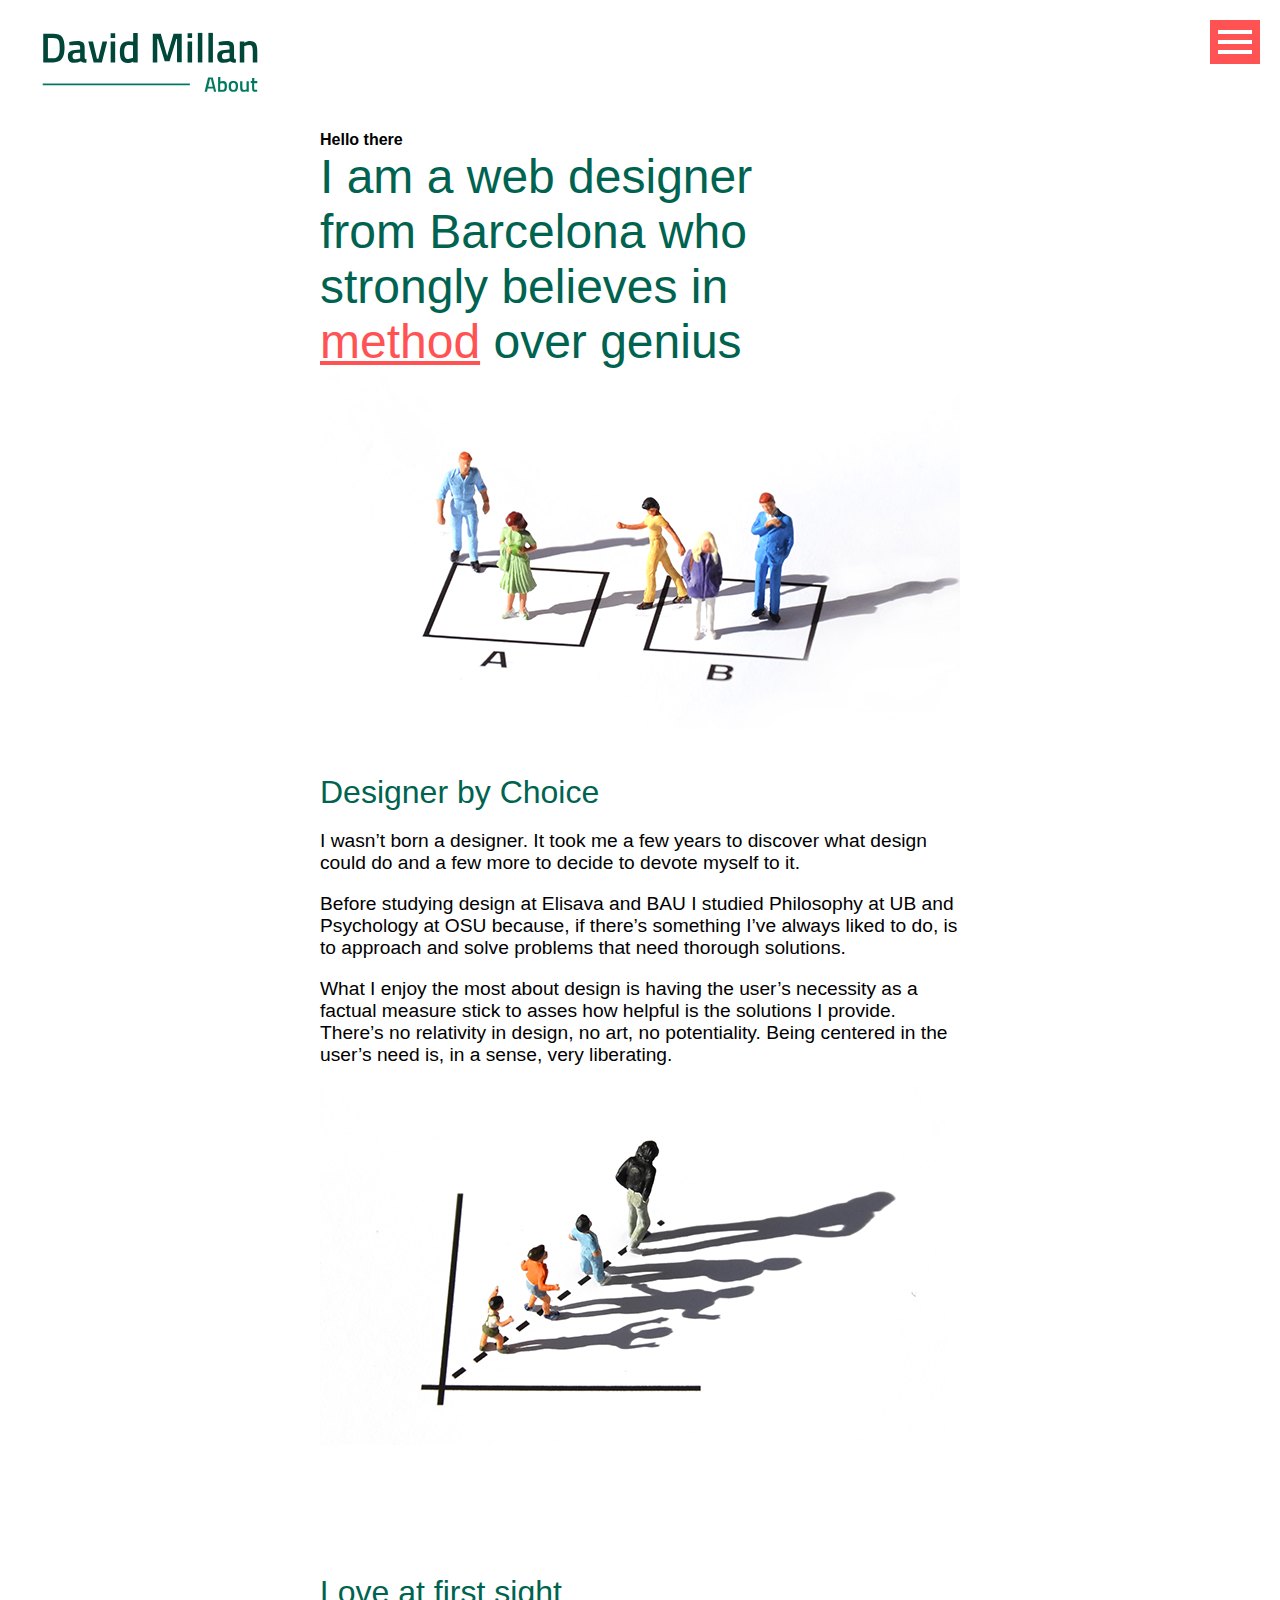
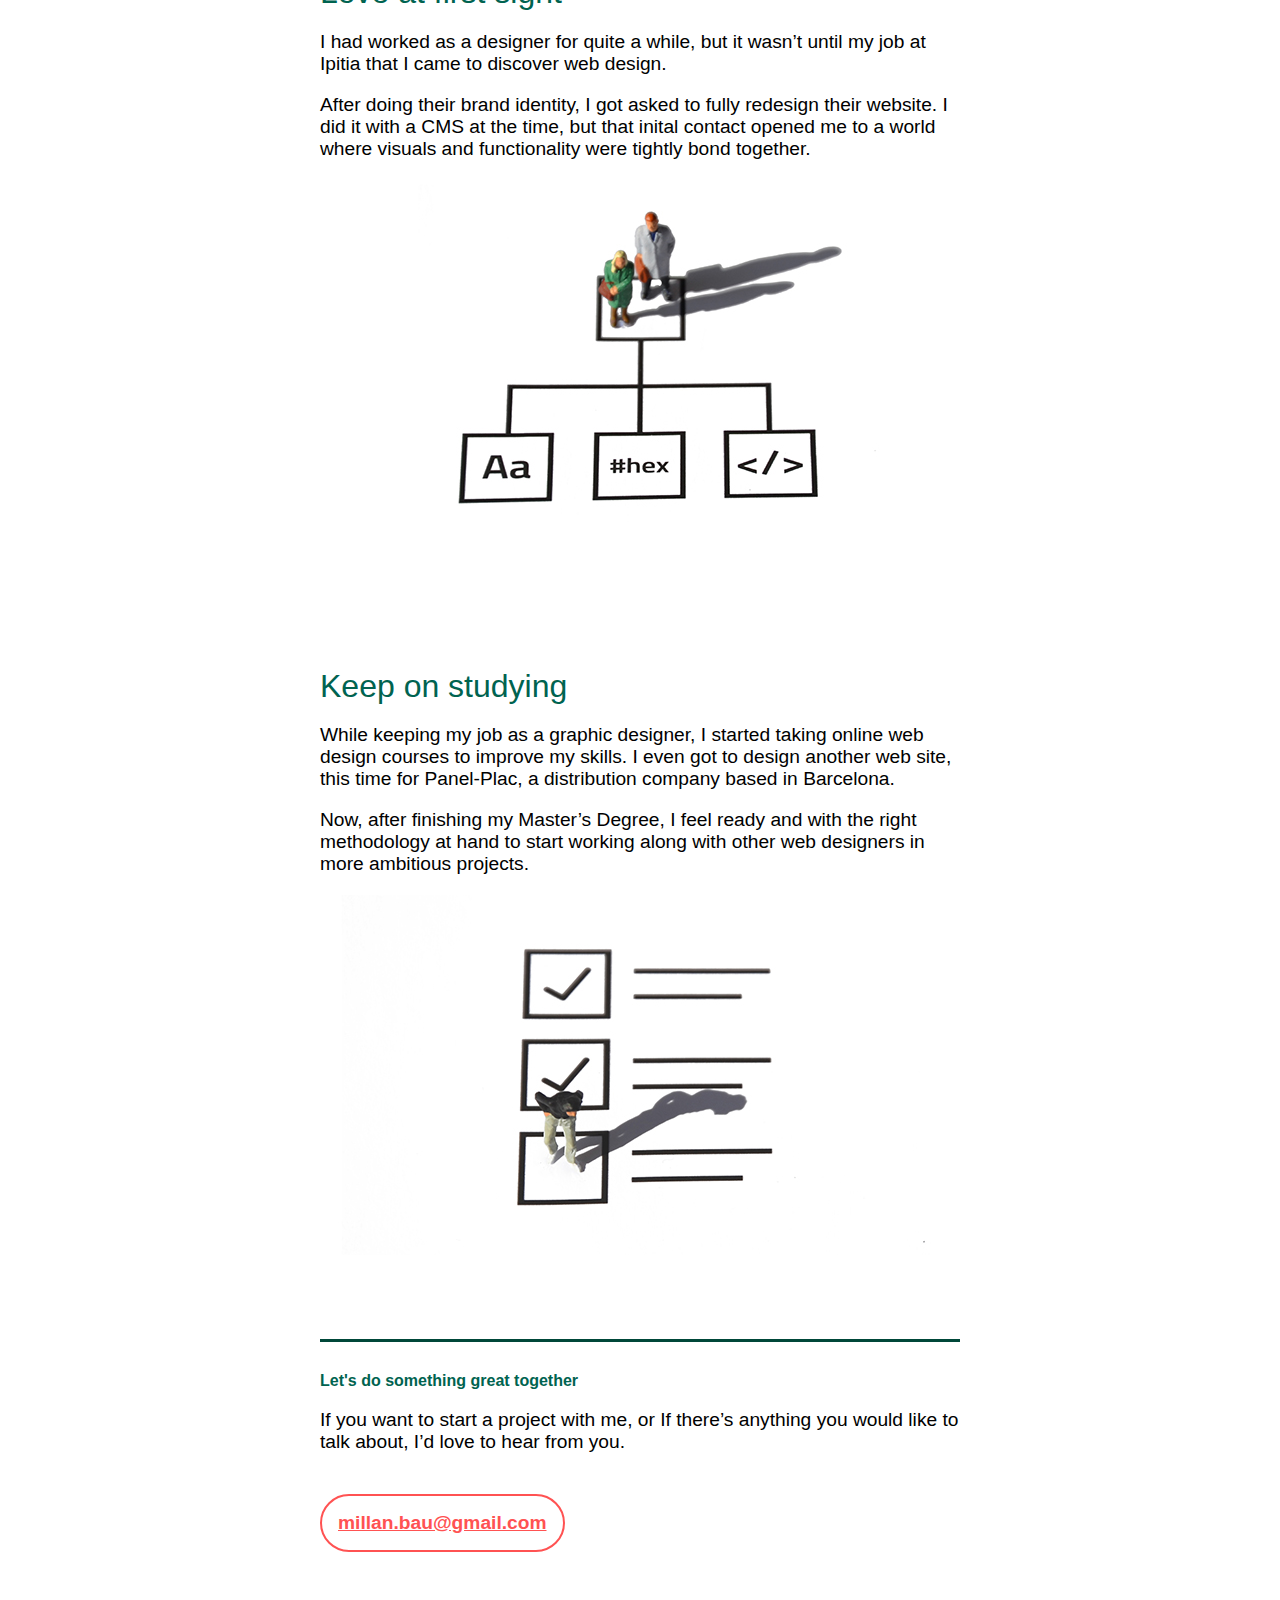
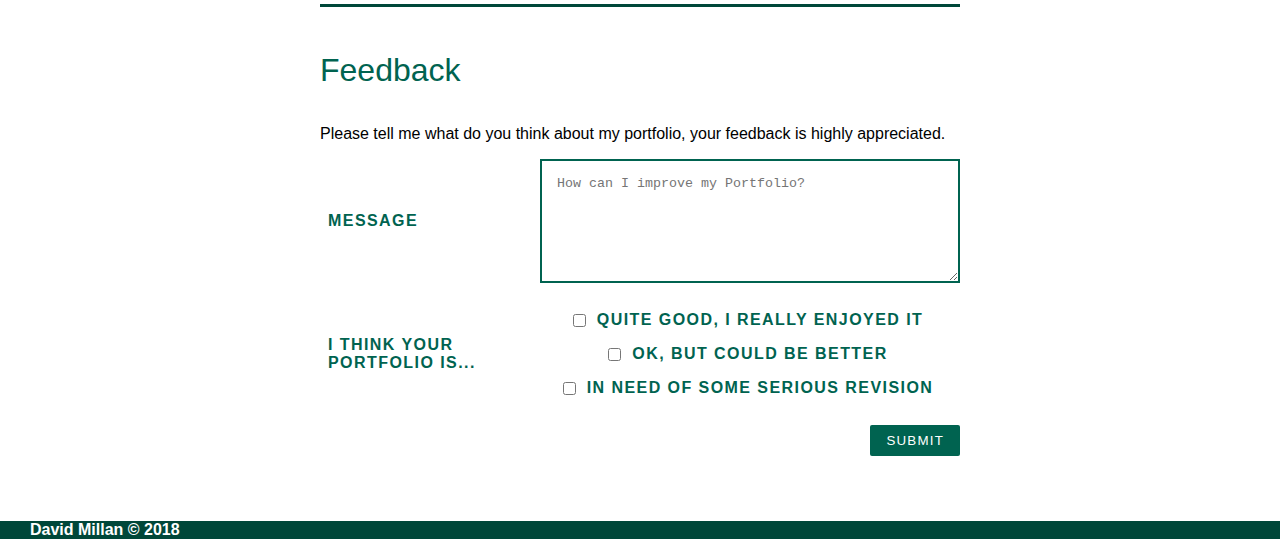
<file: index.html>
<!DOCTYPE html>
<html lang="en">
<head>
    <meta charset="UTF-8">
    <meta name="viewport" content="width=device-width, initial-scale=1.0">
    <meta http-equiv="X-UA-Compatible" content="ie=edge">
    <link rel="stylesheet" href="assets/CSS/menu.css">
    <link rel="stylesheet" href="assets/CSS/style.css">
    <link rel="stylesheet" href="assets/CSS/form.css">
    <script src="https://code.jquery.com/jquery-3.3.1.js"></script>
    <script src="assets/JS/menu.js"></script>
    <title>About</title>
</head>
<body>

    <!-- MENU PRINCIPAL -->
    <div class="menu-icon">
        <span></span>
        <span></span>
        <span></span>
    </div>
    <nav class="sidebar">
        <a href="index.html"><img src="assets/SVGs/logo.svg" alt="logotipo en blanco en el se lee David Millan Web Designer"></a>
        <ul class="menu">
            <li><a href="index.html" style="color: #3762A2; text-decoration: underline;">About</a></li>
            <li><a href="assets/HTML/method.html">Method</a></li>
            <li><a href="assets/HTML/projects.html">Projects</a></li>
            <li><a href="assets/HTML/resume.html">Resume</a></li>
        </ul>
        <ul class="social-icon">
           <li><a href="https://linkedin.com/in/millan89"><img src="assets/SVGs/linkedin.svg" alt="LinkedIn logo"></a></li>
           <li><a href="https://twitter.com/millanBAU"><img src="assets/SVGs/twitter.svg" alt="Twitter logo"></a></li>
           <li><a href="https://github.com/millanbau"><img src="assets/SVGs/github.svg" alt="Github logo"></a></li>
           <li><a href="https://drive.google.com/open?id=1NXoFIlYJl2rgJEvFXAX3DtOreP2xNqMO" target="_blank"><img src="assets/SVGs/pdf.svg" alt="PDF download logo"></a></li>
           <li><a href="mailto:millan.bau@gmail.com?Subject=Hello%David" target="_blank"><img src="assets/SVGs/message.svg" alt="E-mail logo"></a></li>
        </ul>
    </nav>

    <!-- HEADER -->
    <header>
        <a href="index.html"><img src="assets/SVGs/about.svg" alt="logotipo en blanco en el se lee David Millan About"></a>
    </header>

    <!-- HERO AREA -->
    <div class="hero-flexbox-container">
            <span class="pre-header">Hello there</span>
            <h1 class="hero-h1">I am a web designer from Barcelona who strongly believes in <a class="hero-link" href="assets/HTML/method.html">method</a> over genius</h1>
            <img class="hero-img" src="assets/JPGs/hero-about.jpg" alt="fotomontaje de a/b testing con user personas">
    </div>

    <!-- MAIN CONTENT -->
    <div class="main-content">
        <section class="section">
            <h2>Designer by Choice</h2>
            <div class="section-content">
                <div class="section-content-text">
                    <p>I wasn’t born a designer. It took me a few years to discover what design could do and a few more to decide to devote myself to it.</p>
                    <p>Before studying design at Elisava and BAU I studied Philosophy at UB and Psychology at OSU because, if there’s something I’ve always liked to do, is to approach and solve problems that need thorough solutions.</p>
                    <p>What I enjoy the most about design is having the user’s necessity as a factual measure stick to asses how helpful is the solutions I provide. There’s no relativity in design, no art, no potentiality. Being centered in the user’s need is, in a sense, very liberating.</p>
                </div>
                <div class="section-content-img">
                    <img src="assets/JPGs/about-designerByChoice.jpg" alt="fotomontaje de una persona creciendo a lo largo de un gráfico">
                </div>
            </div>
        </section>
        <section class="section">
                <h2>Love at first sight</h2>
                <div class="section-content">
                    <div class="section-content-text">
                        <p>I had worked as a designer for quite a while, but it wasn’t until my job at Ipitia that I came to discover web design.</p>
                        <p>After doing their brand identity, I got asked to fully redesign their website. I did it with a CMS at the time, but that inital contact opened me to a world where visuals and functionality were tightly bond together.</p>
                    </div>
                    <div class="section-content-img">
                        <img src="assets/JPGs/about-loveAtFirstSight.jpg" alt="fotomontaje de dos personas en un arbol de habilidades web">
                    </div>
                </div>
        </section>
        <section class="section">
                <h2>Keep on studying</h2>
                <div class="section-content">
                    <div class="section-content-text">
                        <p>While keeping my job as a graphic designer, I started taking online web design courses to improve my skills. I even got to design another web site, this time for Panel-Plac, a distribution company based in Barcelona.</p>
                        <p>Now, after finishing my Master’s Degree, I feel ready and with the right methodology at hand to start working along with other web designers in more ambitious projects.</p>
                    </div>
                    <div class="section-content-img">
                        <img src="assets/JPGs/about-keepOnStudying.jpg" alt="fotomontaje de una persona en un campo de checkboxes">
                    </div>
                </div>
        </section>
    </div>

    <!-- E-MAIL CTA -->
    <div class="emailCTA">
        <span class="pre-header">Let's do something great together</span>
        <p>If you want to start a project with me, or If there’s anything you would like to talk about, I’d love to hear from you.</p>
        <h5><a href="mailto:millan.bau@gmail.com?Subject=Hello%David">millan.bau@gmail.com</a></h5>
    </div>

    <!-- FORM -->
    <div class="form-container">
            <h2>Feedback</h2>
            <p>Please tell me what do you think about my portfolio, your feedback is highly appreciated.</p>
            <form>
              <ul class="flex-outer">
                <li>
                  <label for="message">Message</label>
                  <textarea rows="6" id="message" placeholder="How can I improve my Portfolio?" style="border:solid 2px #006350;"></textarea>
                </li>
                <li>
                  <label>I think your portfolio is...</label>
                  <ul class="flex-inner">
                    <li>
                      <input type="checkbox" id="quite-good">
                      <label for="quite-good">quite good, I really enjoyed it</label>
                    </li>
                    <li>
                      <input type="checkbox" id="thirty-to-thirtynine">
                      <label for="thirty-to-thirtynine">OK, but could be better</label>
                    </li>
                    <li>
                      <input type="checkbox" id="fourty-to-fourtynine">
                      <label for="fourty-to-fourtynine">in need of some serious revision</label>
                    </li>
                  </ul>
                </li>
                <li>
                  <button type="submit">Submit</button>
                </li>
              </ul>
            </form>
          </div>
    <!-- FOOTER -->
    <footer>
        <p>David Millan &copy; 2018</p>
    </footer>

</body>
</html>
</file>
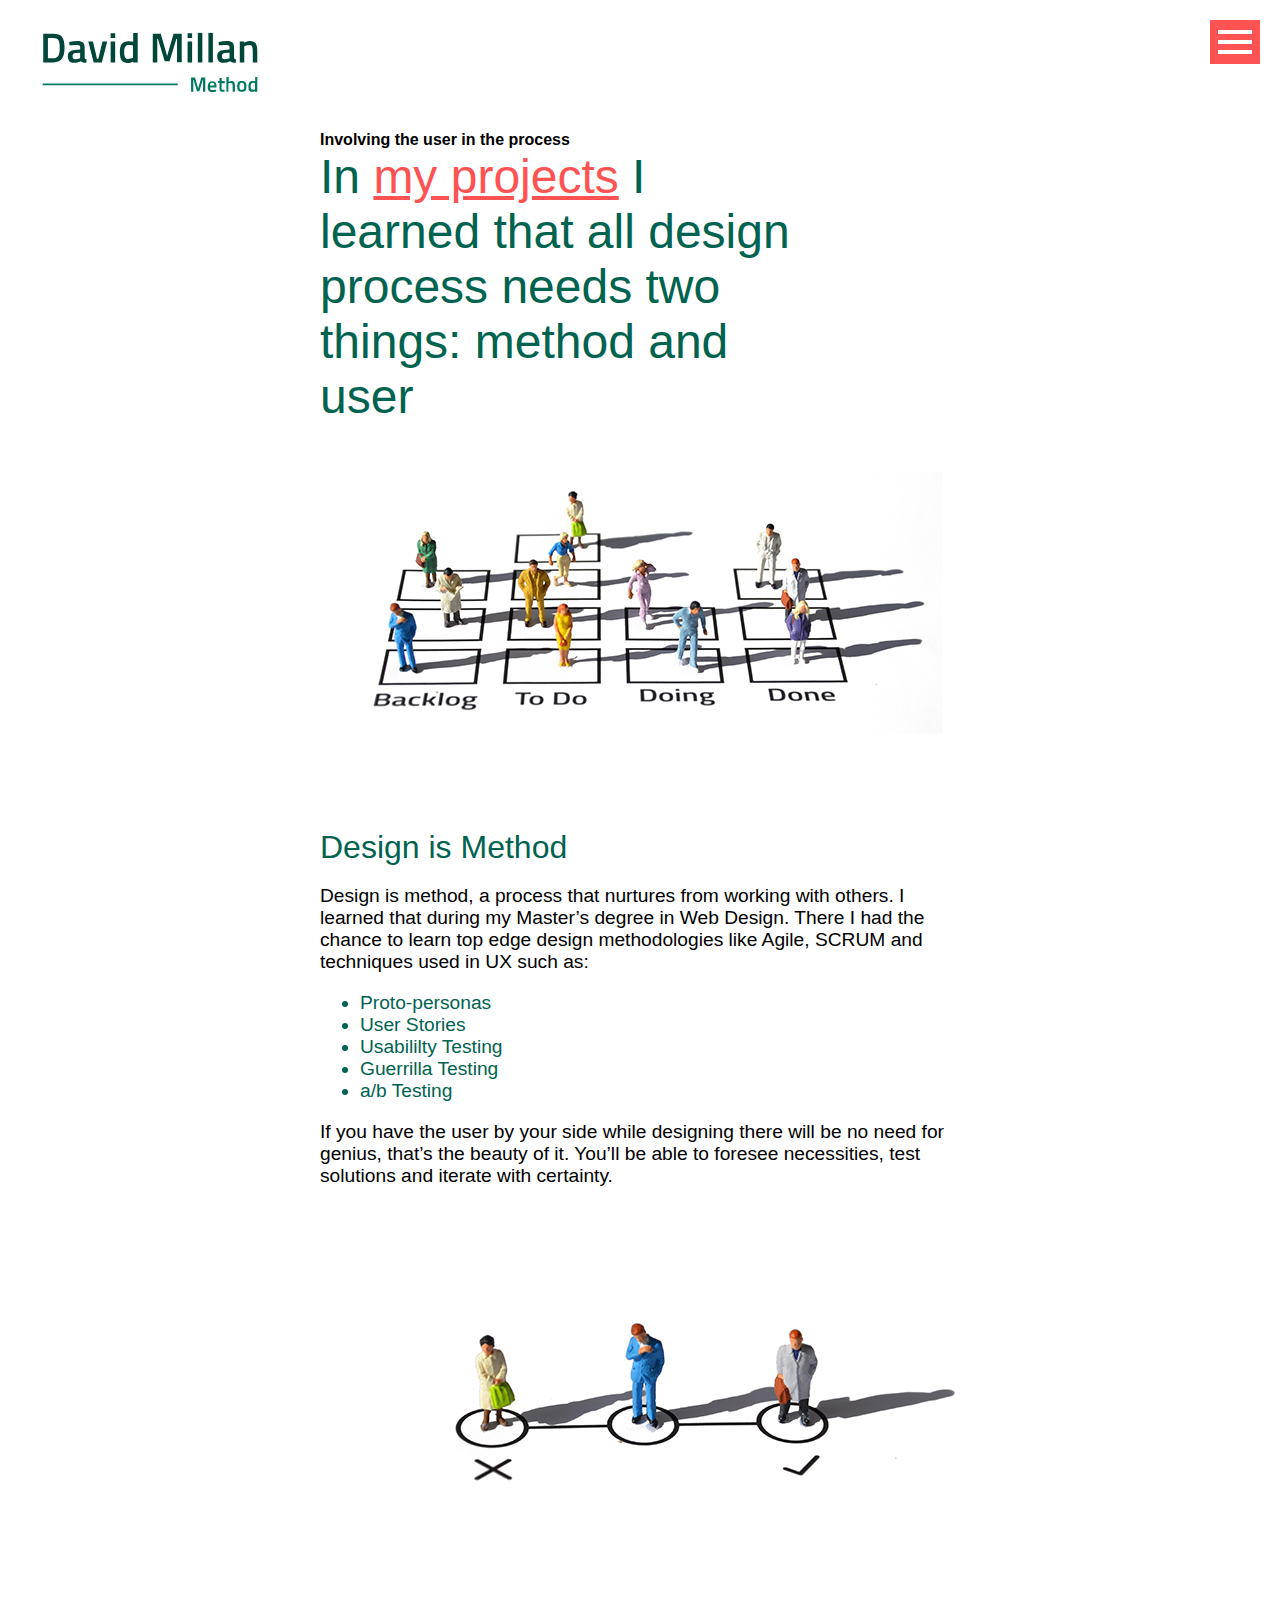
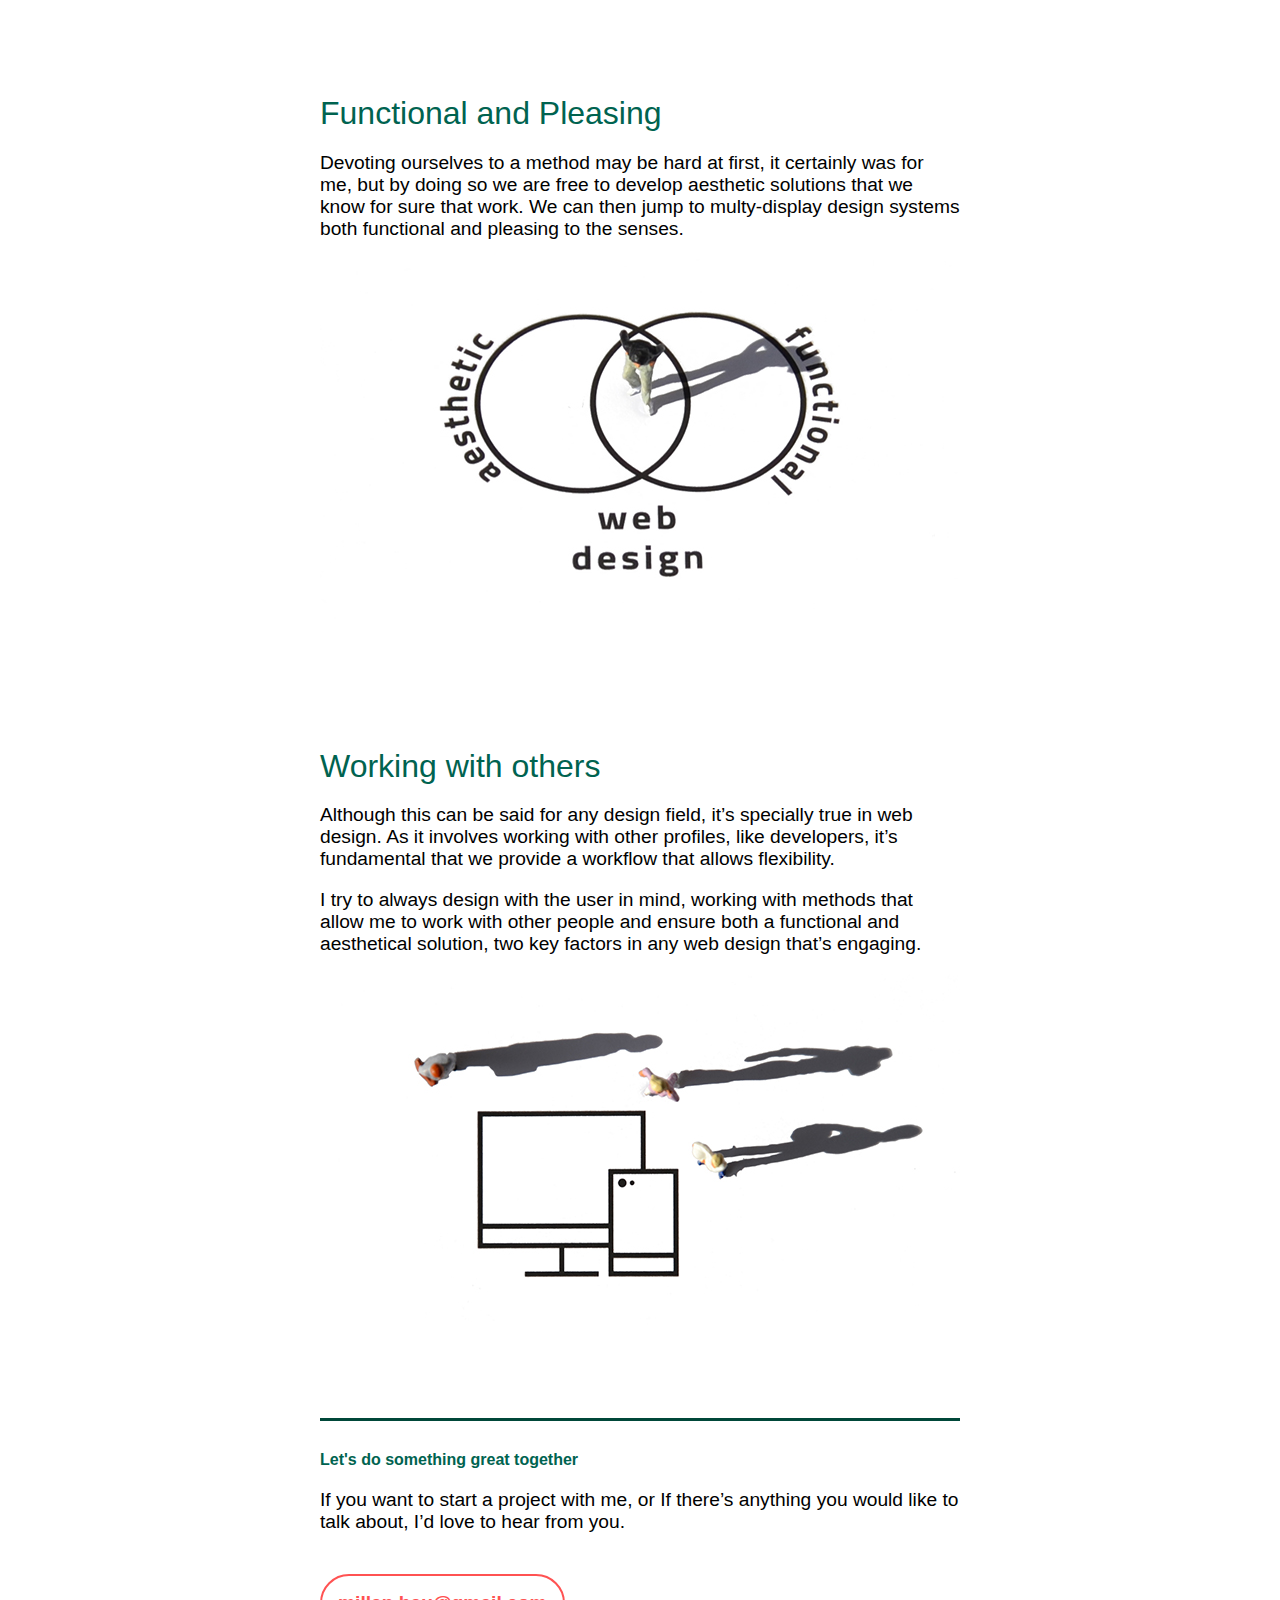
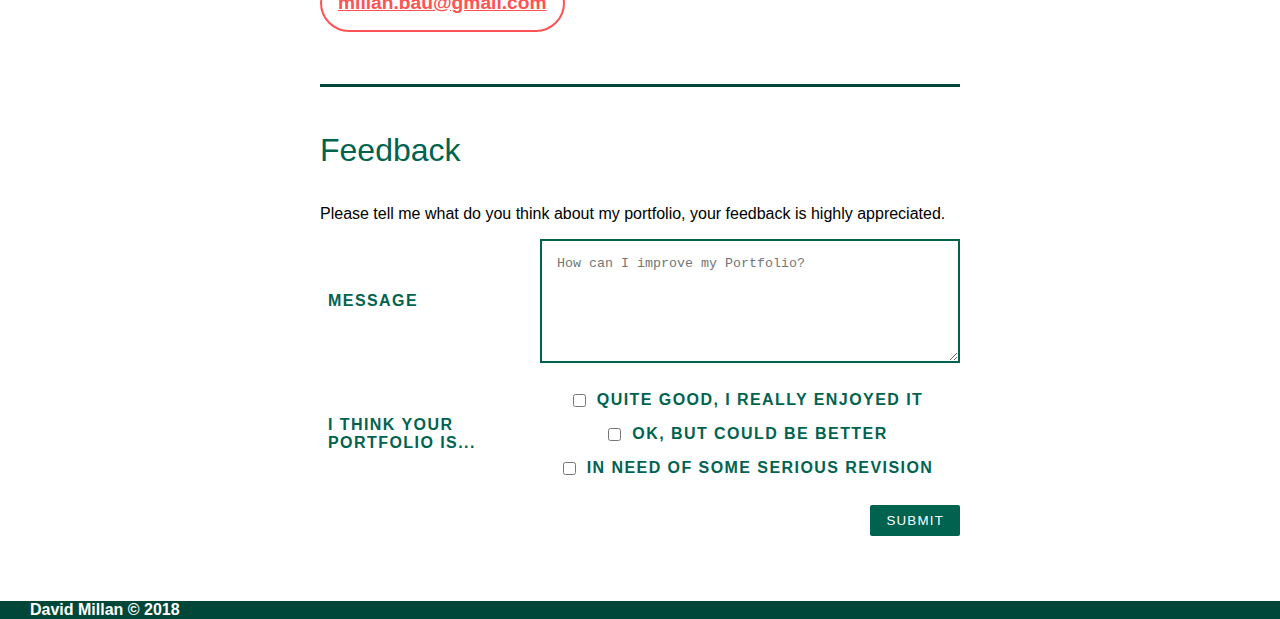
<file: assets/HTML/method.html>
<!DOCTYPE html>
<html lang="en">
<head>
    <meta charset="UTF-8">
    <meta name="viewport" content="width=device-width, initial-scale=1.0">
    <meta http-equiv="X-UA-Compatible" content="ie=edge">
    <link rel="stylesheet" href="../CSS/menu.css">
    <link rel="stylesheet" href="../CSS/style.css">
    <link rel="stylesheet" href="../CSS/form.css">
    <script src="https://code.jquery.com/jquery-3.3.1.js"></script>
    <script src="../JS/menu.js"></script>
    <title>Method</title>
</head>
<body>

    <!-- MENU PRINCIPAL -->
    <div class="menu-icon">
        <span></span>
        <span></span>
        <span></span>
    </div>
    <nav class="sidebar">
        <a href="#"><img src="../SVGs/logo.svg" alt="logotipo en blanco en el se lee David Millan Web Designer"></a>
        <ul class="menu">
            <li><a href="../../index.html">About</a></li>
            <li><a href="method.html" style="color: #3762A2; text-decoration: underline;">Method</a></li>
            <li><a href="projects.html">Projects</a></li>
            <li><a href="resume.html">Resume</a></li>
        </ul>
        <ul class="social-icon">
           <li><a href="https://linkedin.com/in/millan89"><img src="../SVGs/linkedin.svg" alt="LinkedIn logo"></a></li>
           <li><a href="https://twitter.com/millanBAU"><img src="../SVGs/twitter.svg" alt="Twitter logo"></a></li>
           <li><a href="https://github.com/millanbau"><img src="../SVGs/github.svg" alt="Github logo"></a></li>
           <li><a href="https://drive.google.com/open?id=1NXoFIlYJl2rgJEvFXAX3DtOreP2xNqMO" target="_blank"><img src="../SVGs/pdf.svg" alt="PDF download logo"></a></li>
           <li><a href="mailto:millan.bau@gmail.com?Subject=Hello%David" target="_blank"><img src="../SVGs/message.svg" alt="E-mail logo"></a></li>
        </ul>
    </nav>

    <!-- HEADER -->
    <header>
        <a href="../../index.html"><img src="../SVGs/method.svg" alt="logotipo en blanco en el se lee David Millan Method"></a>
    </header>

    <!-- HERO AREA -->
    <div class="hero-flexbox-container">
            <span class="pre-header">Involving the user in the process</span>
            <h1 class="hero-h1">In <a class="hero-link" href="projects.html">my projects</a> I learned that all design process needs two things: method and user</h1>
            <img class="hero-img" src="../JPGs/hero-method.jpg" alt="fotomontaje de user stories con user personas">
    </div>

    <!-- MAIN CONTENT -->
    <div class="main-content">
        <section class="section">
            <h2>Design is Method</h2>
            <div class="section-content">
                <div class="section-content-text">
                    <p>Design is method, a process that nurtures from working with others. I learned that during my Master’s degree in Web Design. There I had the chance to learn top edge design methodologies like Agile, SCRUM and techniques used in UX such as:</p>
                    <ul>
                        <li>Proto-personas</li>
                        <li>User Stories</li>
                        <li>Usabililty Testing</li>
                        <li>Guerrilla Testing</li>
                        <li>a/b Testing</li>
                    </ul>
                    <p>If you have the user by your side while designing there will be no need for genius, that’s the beauty of it. You’ll be able to foresee necessities, test solutions and iterate with certainty.</p>
                </div>
                <div class="section-content-img">
                    <img src="../JPGs/method-designIsMethod.jpg" alt="tres personas en un grafico que representa calidad">
                </div>
            </div>
        </section>
        <section class="section">
                <h2>Functional and Pleasing</h2>
                <div class="section-content">
                    <div class="section-content-text">
                        <p>Devoting ourselves to a method may be hard at first, it certainly was for me, but by doing so we are free to develop aesthetic solutions that we know for sure that work. We can then jump to multy-display design systems both functional and pleasing to the senses.</p>
                    </div>
                    <div class="section-content-img">
                        <img src="../JPGs/method-functionalAndPleasing.jpg" alt="diagrama de Venn en la que se unen estetica y funcionalidad para generar web design">
                    </div>
                </div>
        </section>
        <section class="section">
                <h2>Working with others</h2>
                <div class="section-content">
                    <div class="section-content-text">
                        <p>Although this can be said for any design field, it’s specially true in web design. As it involves working with other profiles, like developers, it’s fundamental that we provide a workflow that allows flexibility.</p>
                        <p>I try to always design with the user in mind, working with methods that allow me to work with other people and ensure both a functional and aesthetical solution, two key factors in any web design that’s engaging.</p>
                    </div>
                    <div class="section-content-img">
                        <img src="../JPGs/method-workingWithOthers.jpg" alt="personas walking around responsive icons">
                    </div>
                </div>
        </section>
    </div>

    <!-- E-MAIL CTA -->
    <div class="emailCTA">
        <span class="pre-header">Let's do something great together</span>
        <p>If you want to start a project with me, or If there’s anything you would like to talk about, I’d love to hear from you.</p>
        <h5><a href="mailto:millan.bau@gmail.com?Subject=Hello%David">millan.bau@gmail.com</a></h5>
    </div>

    <!-- FORM -->
    <div class="form-container">
            <h2>Feedback</h2>
            <p>Please tell me what do you think about my portfolio, your feedback is highly appreciated.</p>
            <form>
              <ul class="flex-outer">
                <li>
                  <label for="message">Message</label>
                  <textarea rows="6" id="message" placeholder="How can I improve my Portfolio?" style="border:solid 2px #006350;"></textarea>
                </li>
                <li>
                  <label>I think your portfolio is...</label>
                  <ul class="flex-inner">
                    <li>
                      <input type="checkbox" id="quite-good">
                      <label for="quite-good">quite good, I really enjoyed it</label>
                    </li>
                    <li>
                      <input type="checkbox" id="thirty-to-thirtynine">
                      <label for="thirty-to-thirtynine">OK, but could be better</label>
                    </li>
                    <li>
                      <input type="checkbox" id="fourty-to-fourtynine">
                      <label for="fourty-to-fourtynine">in need of some serious revision</label>
                    </li>
                  </ul>
                </li>
                <li>
                  <button type="submit">Submit</button>
                </li>
              </ul>
            </form>
          </div>
    <!-- FOOTER -->
    <footer>
        <p>David Millan &copy; 2018</p>
    </footer>

</body>
</html>
</file>
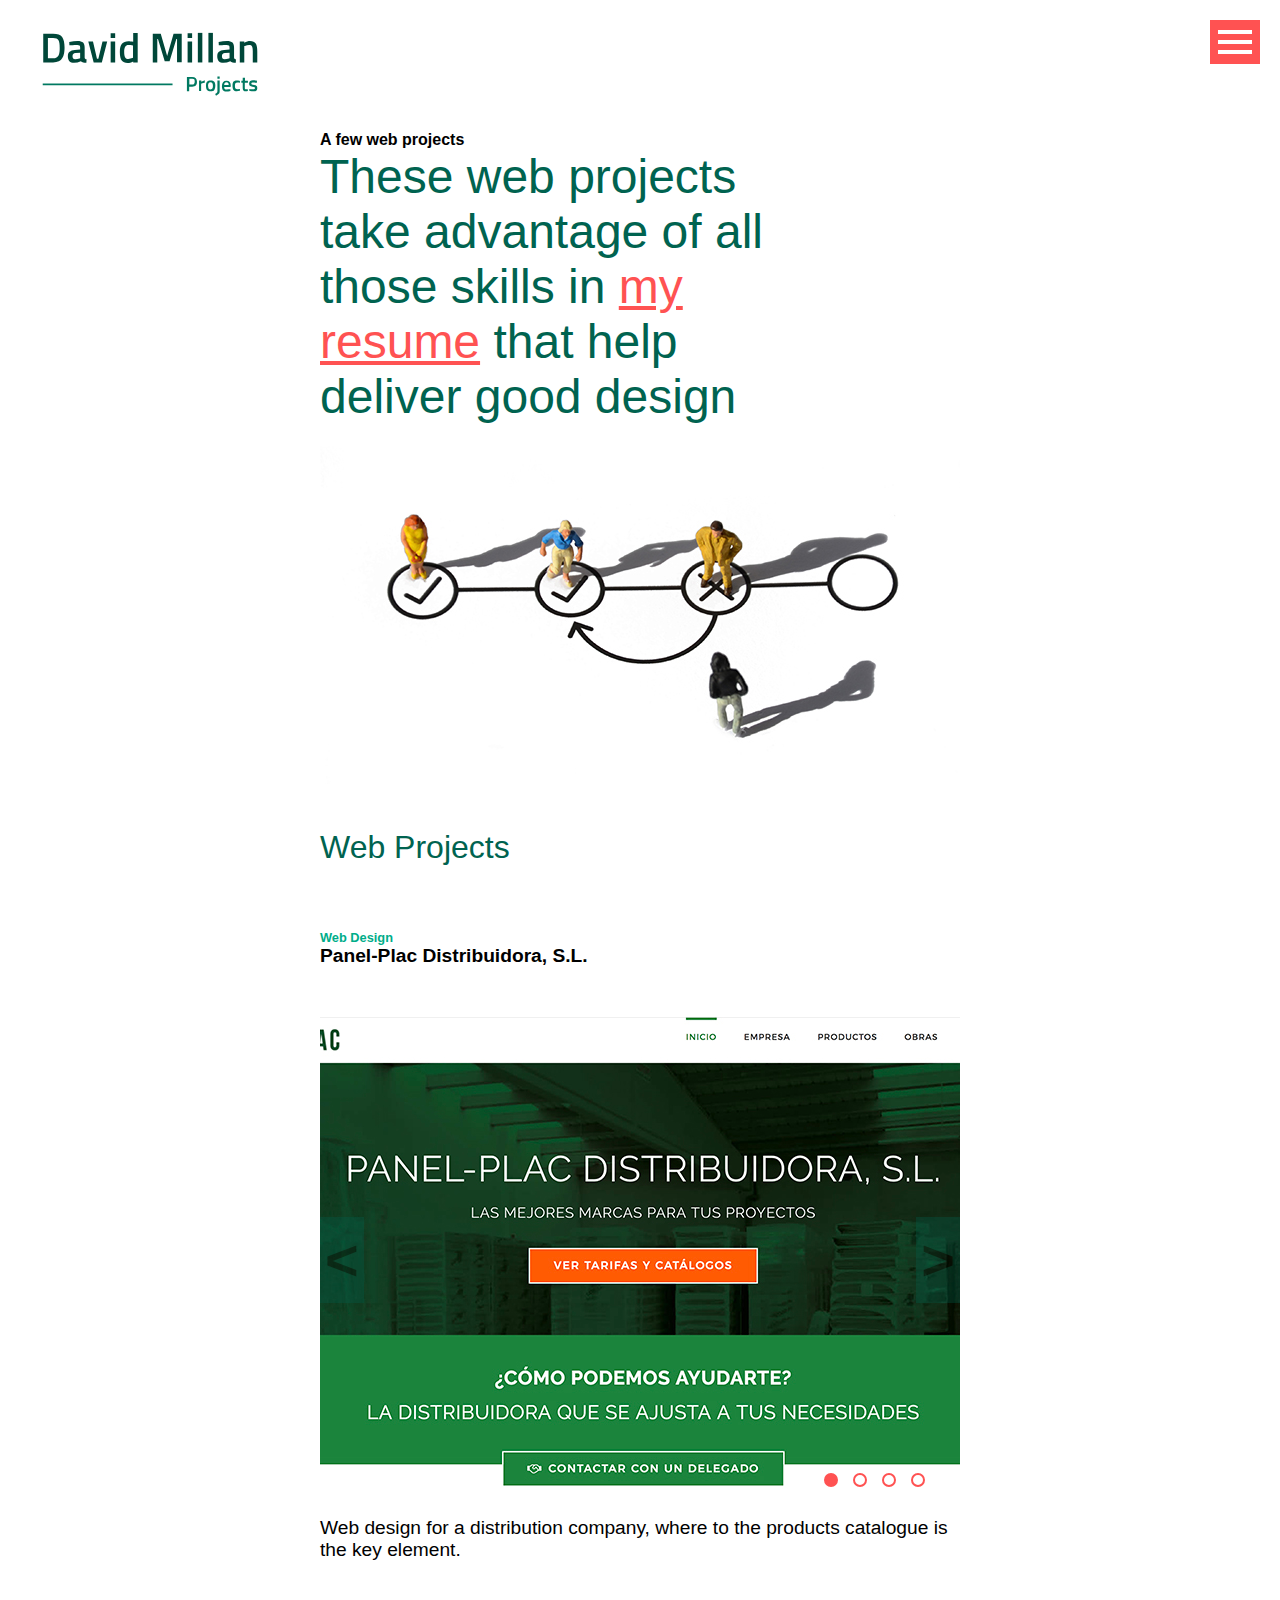
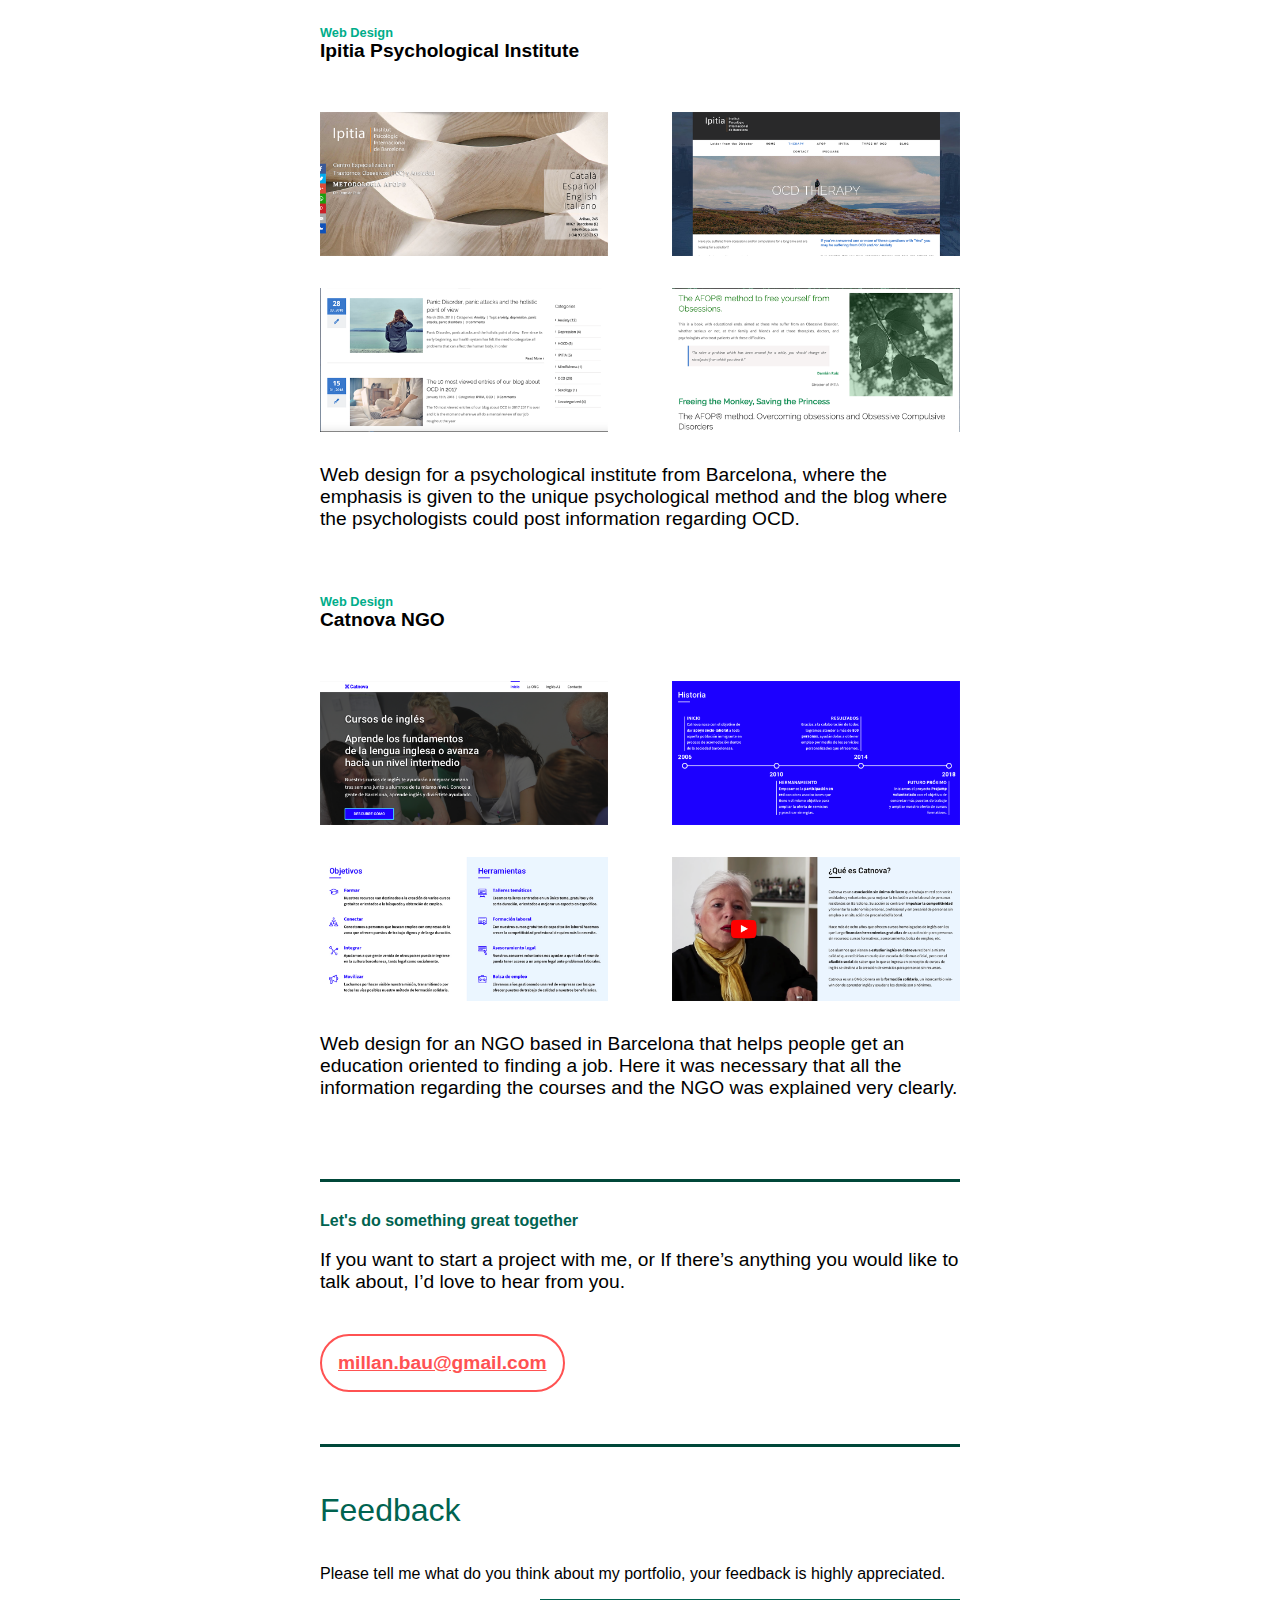
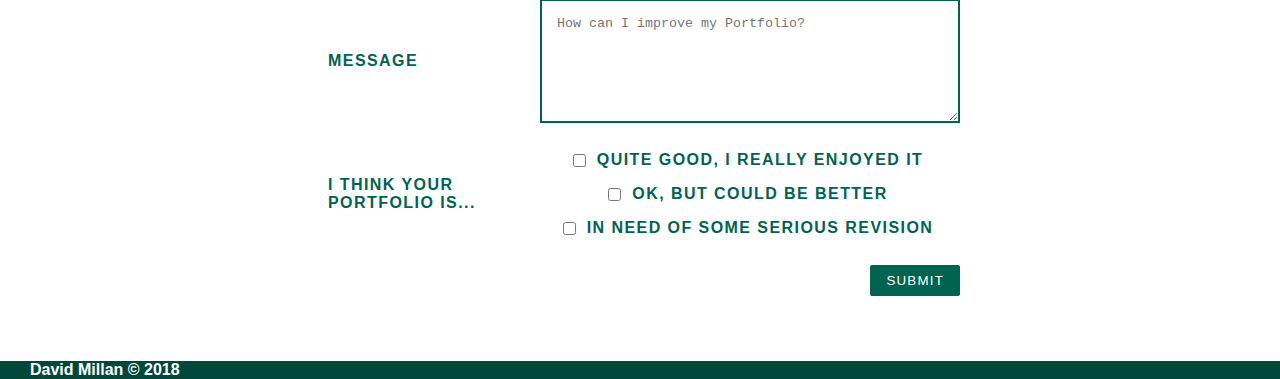
<file: assets/HTML/projects.html>
<!DOCTYPE html>
<html lang="en">
<head>
    <meta charset="UTF-8">
    <meta name="viewport" content="width=device-width, initial-scale=1.0">
    <meta http-equiv="X-UA-Compatible" content="ie=edge">
    <link rel="stylesheet" href="../CSS/menu.css">
    <link rel="stylesheet" href="../CSS/style.css">
    <link rel="stylesheet" href="../CSS/form.css">
    <script src="https://code.jquery.com/jquery-3.3.1.js"></script>
    <script src="../JS/menu.js"></script>
    <link rel="stylesheet" href="../CSS/slider.css">
    <script src="../JS/slider.js"></script>
    <title>Projects</title>
</head>
<body>

    <!-- MENU PRINCIPAL -->
    <div class="menu-icon">
        <span></span>
        <span></span>
        <span></span>
    </div>
    <nav class="sidebar">
        <a href="../../index.html"><img src="../SVGs/logo.svg" alt="logotipo en blanco en el se lee David Millan Web Designer"></a>
        <ul class="menu">
            <li><a href="../../index.html">About</a></li>
            <li><a href="method.html">Method</a></li>
            <li><a href="projects.html" style="color: #3762A2; text-decoration: underline;">Projects</a></li>
            <li><a href="resume.html">Resume</a></li>
        </ul>
        <ul class="social-icon">
           <li><a href="https://linkedin.com/in/millan89"><img src="../SVGs/linkedin.svg" alt="LinkedIn logo"></a></li>
           <li><a href="https://twitter.com/millanBAU"><img src="../SVGs/twitter.svg" alt="Twitter logo"></a></li>
           <li><a href="https://github.com/millanbau"><img src="../SVGs/github.svg" alt="Github logo"></a></li>
           <li><a href="https://drive.google.com/open?id=1NXoFIlYJl2rgJEvFXAX3DtOreP2xNqMO" target="_blank"><img src="../SVGs/pdf.svg" alt="PDF download logo"></a></li>
           <li><a href="mailto:millan.bau@gmail.com?Subject=Hello%David" target="_blank"><img src="../SVGs/message.svg" alt="E-mail logo"></a></li>
        </ul>
    </nav>

    <!-- HEADER -->
    <header>
        <a href="../../index.html"><img src="../SVGs/projects.svg" alt="logotipo en blanco en el se lee David Millan Resume"></a>
    </header>

    <!-- HERO AREA -->
    <div class="hero-flexbox-container">
            <span class="pre-header">A few web projects</span>
            <h1 class="hero-h1">These web projects take advantage of all those skills in <a class="hero-link" href="resume.html">my resume</a> that help deliver good design</h1>
            <img class="hero-img" src="../JPGs/hero-projects.jpg" alt="fotomontaje de una persona viendo diferentes fases de un proyecto">
    </div>

    <!-- MAIN CONTENT -->
    <div class="main-content">
        <section class="section">
            <h2>Web Projects</h2>
            <div class="section-content-resume">
                <div class="section-content-resume-text">
                    <h5>Web Design</h5>
                    <h3>Panel-Plac Distribuidora, S.L.</h3>
                    <div class="slideshow">
                        <div class="prev">&lt;</div>
                        <div class="next">&gt;</div>
                      
                      <ul class="slides panelPlac">
                        <li id="slide-1" data-n="1"></li>
                        <li id="slide-2" data-n="2"></li>
                        <li id="slide-3" data-n="3"></li>
                        <li id="slide-4" data-n="4"></li>
                      </ul>
                      <ul class="nav">
                        <li id="nav-1" data-cd="1"></li>
                        <li id="nav-2" data-cd="2"></li>
                        <li id="nav-3" data-cd="3"></li>
                        <li id="nav-4" data-cd="4"></li>
                      </ul>
                    </div>
                    <p>Web design for a distribution company, where to the products catalogue is the key element.</p>
                </div>
            </div>
            <div class="section-content-resume">
                <div class="section-content-resume-text">
                    <h5>Web Design</h5>
                    <h3>Ipitia Psychological Institute</h3>
                    <div class="images">
                        <img src="../JPGs/ipitia01.jpg" alt="imagen de la home de Ipitia">
                        <img src="../JPGs/ipitia02.jpg" alt="imagen de la pagina sobre OCD de Ipitia">
                        <img src="../JPGs/ipitia03.jpg" alt="imagen del blog de Ipitia">
                        <img src="../JPGs/ipitia04.jpg" alt="imagen de la pagina sobre el libro de OCD de Ipitia">
                    </div>
                    <p>Web design for a psychological institute from Barcelona, where the emphasis is given to the unique psychological method and the blog where the psychologists could post information regarding OCD.</p>
                </div>
            </div>
            <div class="section-content-resume">
                <div class="section-content-resume-text">
                    <h5>Web Design</h5>
                    <h3>Catnova NGO</h3>
                    <div class="images">
                        <img src="../JPGs/catnova01.jpg" alt="imagen de un hero area de Catnova">
                        <img src="../JPGs/catnova02.jpg" alt="imagen de la timeline de Catnova">
                        <img src="../JPGs/catnova03.jpg" alt="imagen de la pagina Nosotros de Catnova">
                        <img src="../JPGs/catnova04.jpg" alt="imagen de video y texto de la web de Catnova">
                    </div>
                    <p>Web design for an NGO based in Barcelona that helps people get an education oriented to finding a job. Here it was necessary that all the information regarding the courses and the NGO was explained very clearly.</p>
                </div>
            </div>
        </section>


    <!-- E-MAIL CTA -->
    <div class="emailCTA">
        <span class="pre-header">Let's do something great together</span>
        <p>If you want to start a project with me, or If there’s anything you would like to talk about, I’d love to hear from you.</p>
        <h5><a href="mailto:millan.bau@gmail.com?Subject=Hello%David">millan.bau@gmail.com</a></h5>
    </div>

    <!-- FORM -->
    <div class="form-container">
            <h2>Feedback</h2>
            <p>Please tell me what do you think about my portfolio, your feedback is highly appreciated.</p>
            <form>
              <ul class="flex-outer">
                <li>
                  <label for="message">Message</label>
                  <textarea rows="6" id="message" placeholder="How can I improve my Portfolio?" style="border:solid 2px #006350;"></textarea>
                </li>
                <li>
                  <label>I think your portfolio is...</label>
                  <ul class="flex-inner">
                    <li>
                      <input type="checkbox" id="quite-good">
                      <label for="quite-good">quite good, I really enjoyed it</label>
                    </li>
                    <li>
                      <input type="checkbox" id="thirty-to-thirtynine">
                      <label for="thirty-to-thirtynine">OK, but could be better</label>
                    </li>
                    <li>
                      <input type="checkbox" id="fourty-to-fourtynine">
                      <label for="fourty-to-fourtynine">in need of some serious revision</label>
                    </li>
                  </ul>
                </li>
                <li>
                  <button type="submit">Submit</button>
                </li>
              </ul>
            </form>
          </div>
    <!-- FOOTER -->
    <footer>
        <p>David Millan &copy; 2018</p>
    </footer>
</body>
</html>
</file>
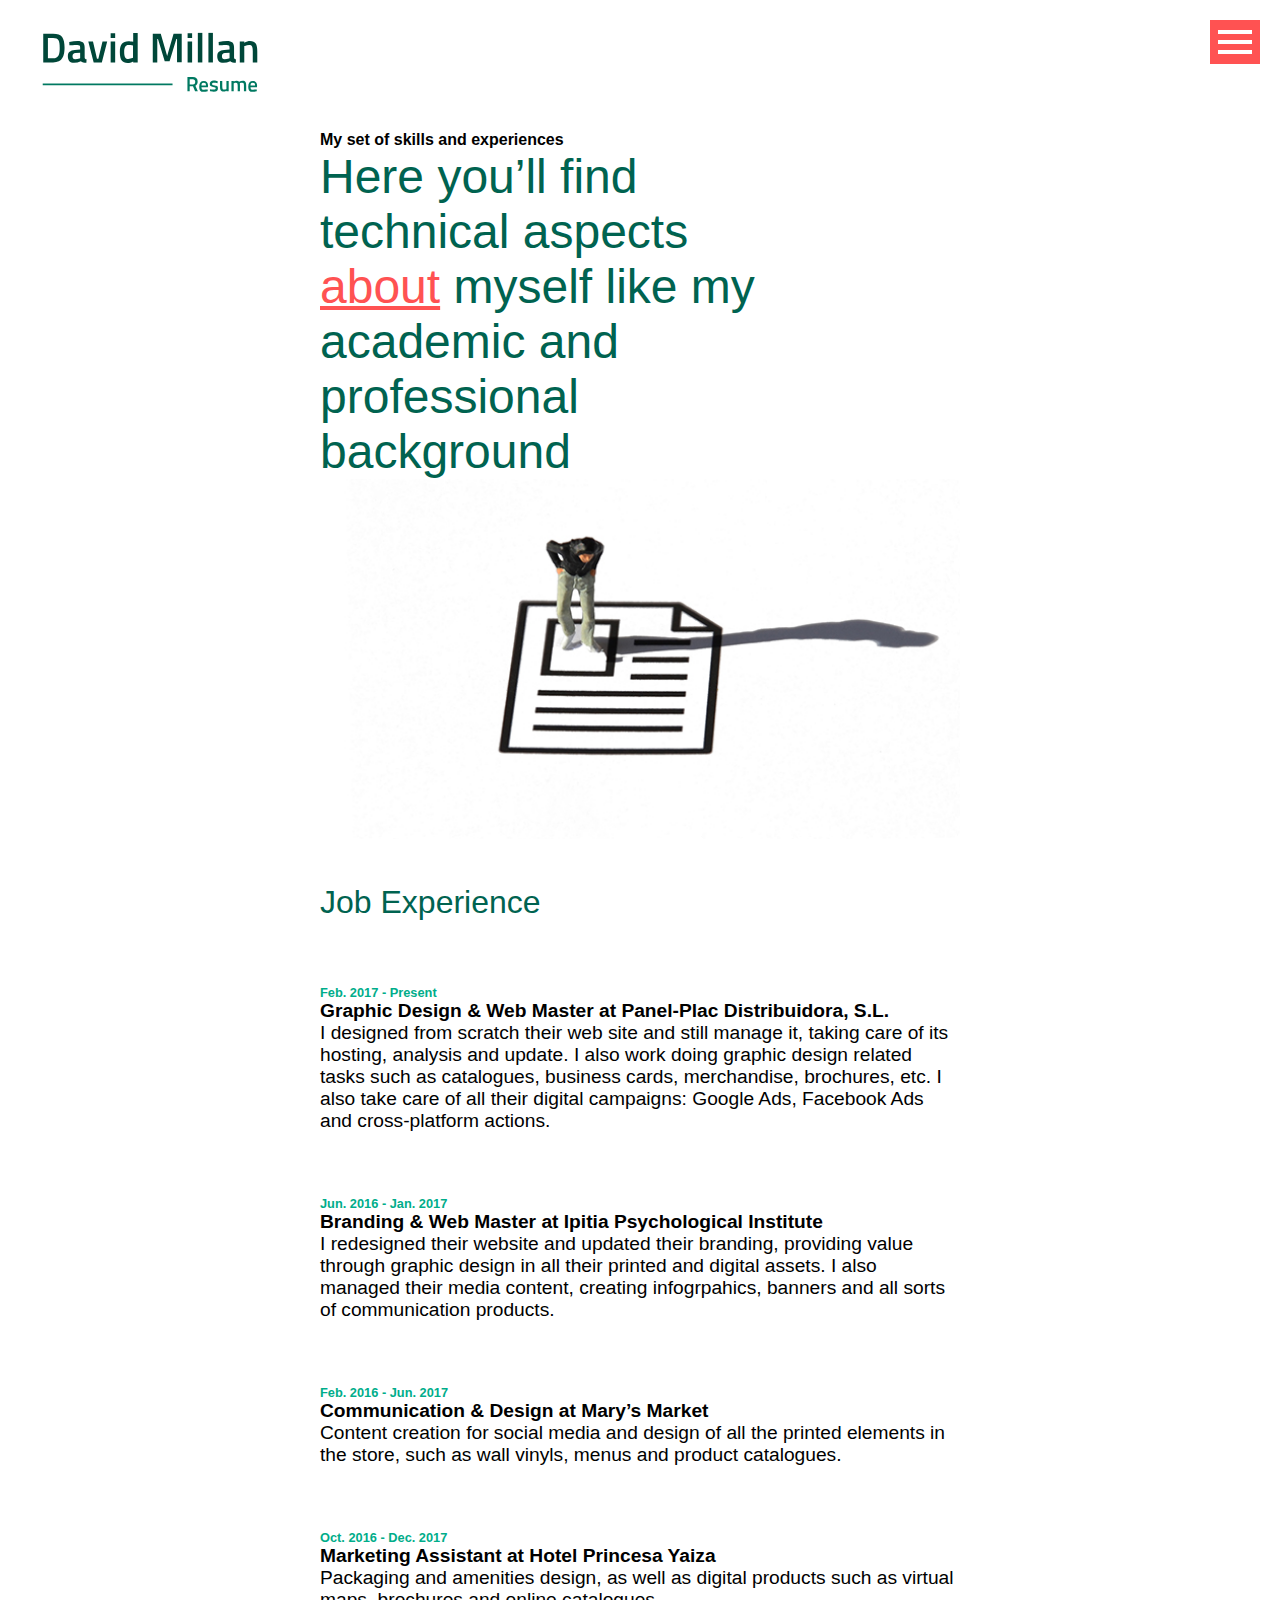
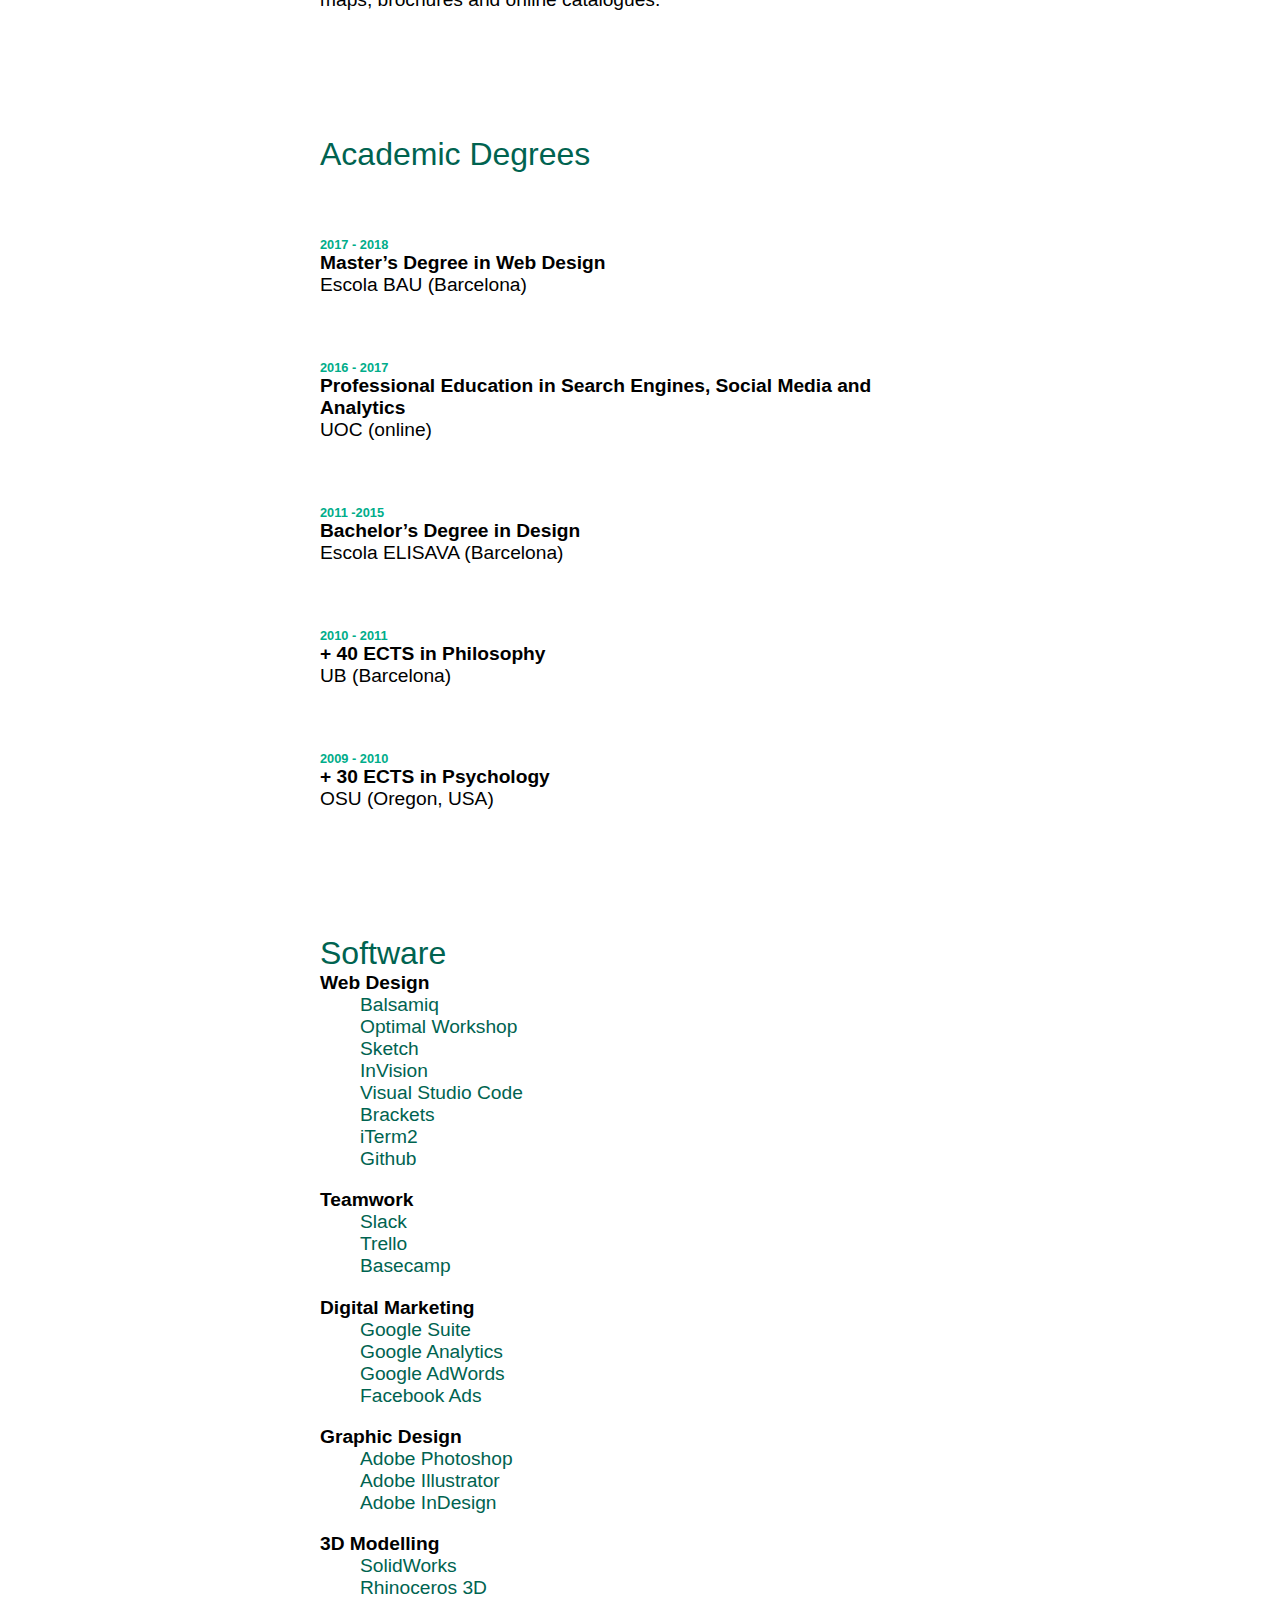
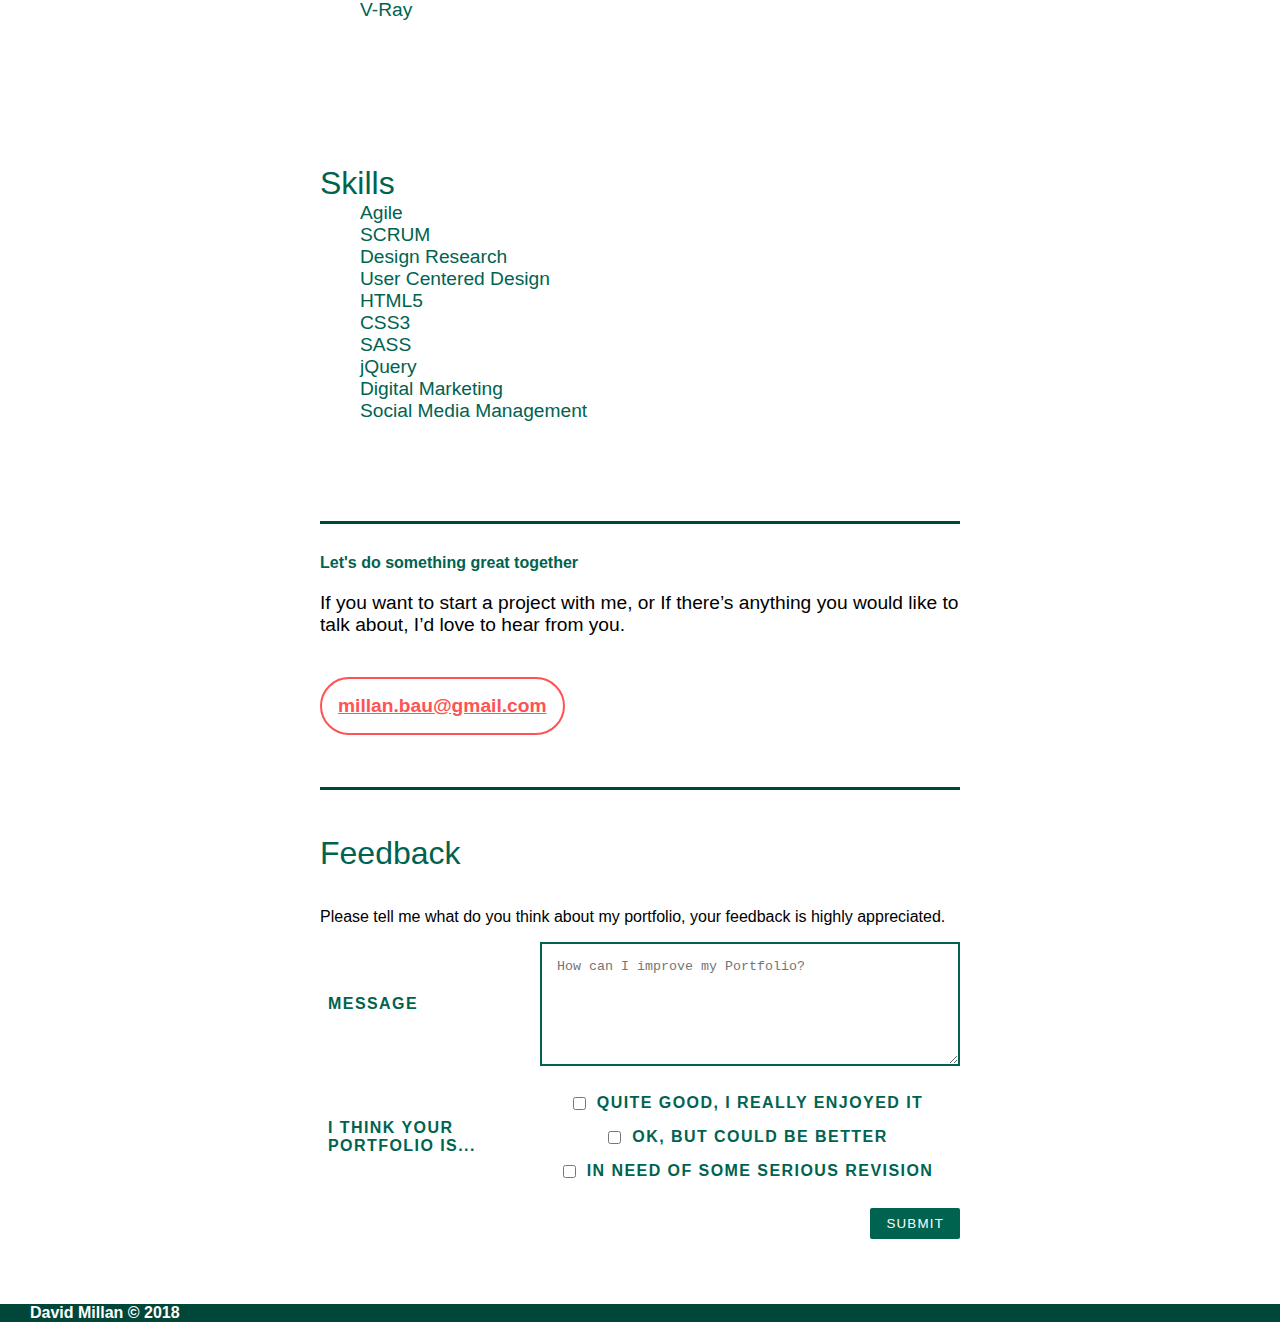
<file: assets/HTML/resume.html>
<!DOCTYPE html>
<html lang="en">
<head>
    <meta charset="UTF-8">
    <meta name="viewport" content="width=device-width, initial-scale=1.0">
    <meta http-equiv="X-UA-Compatible" content="ie=edge">
    <link rel="stylesheet" href="../CSS/menu.css">
    <link rel="stylesheet" href="../CSS/style.css">
    <link rel="stylesheet" href="../CSS/form.css">
    <script src="https://code.jquery.com/jquery-3.3.1.js"></script>
    <script src="../JS/menu.js"></script>
    <title>Resume</title>
</head>
<body>

    <!-- MENU PRINCIPAL -->
    <div class="menu-icon">
        <span></span>
        <span></span>
        <span></span>
    </div>
    <nav class="sidebar">
        <a href="../../index.html"><img src="../SVGs/logo.svg" alt="logotipo en blanco en el se lee David Millan Web Designer"></a>
        <ul class="menu">
            <li><a href="../../index.html">About</a></li>
            <li><a href="method.html">Method</a></li>
            <li><a href="projects.html">Projects</a></li>
            <li><a href="resume.html" style="color: #3762A2; text-decoration: underline;">Resume</a></li>
        </ul>
        <ul class="social-icon">
           <li><a href="https://linkedin.com/in/millan89"><img src="../SVGs/linkedin.svg" alt="LinkedIn logo"></a></li>
           <li><a href="https://twitter.com/millanBAU"><img src="../SVGs/twitter.svg" alt="Twitter logo"></a></li>
           <li><a href="https://github.com/millanbau"><img src="../SVGs/github.svg" alt="Github logo"></a></li>
           <li><a href="https://drive.google.com/open?id=1NXoFIlYJl2rgJEvFXAX3DtOreP2xNqMO" target="_blank"><img src="../SVGs/pdf.svg" alt="PDF download logo"></a></li>
           <li><a href="mailto:millan.bau@gmail.com?Subject=Hello%David" target="_blank"><img src="../SVGs/message.svg" alt="E-mail logo"></a></li>
        </ul>
    </nav>

    <!-- HEADER -->
    <header>
        <a href="../../index.html"><img src="../SVGs/resume.svg" alt="logotipo en blanco en el se lee David Millan Resume"></a>
    </header>

    <!-- HERO AREA -->
    <div class="hero-flexbox-container">
            <span class="pre-header">My set of skills and experiences</span>
            <h1 class="hero-h1">Here you’ll find technical aspects <a class="hero-link" href="../../index.html">about</a> myself like my academic and professional background</h1>
            <img class="hero-img" src="../JPGs/hero-resume.jpg" alt="fotomontaje de persona encima de un CV">
    </div>

    <!-- MAIN CONTENT -->
    <div class="main-content">
        <section class="section">
            <h2>Job Experience</h2>
            <div class="section-content-resume">
                <div class="section-content-resume-text">
                    <h5>Feb. 2017 - Present</h5>
                    <h3>Graphic Design &amp; Web Master at Panel-Plac Distribuidora, S.L.</h3>
                    <p>I designed from scratch their web site and still manage it, taking care of its hosting, analysis and update. I also work doing graphic design related tasks such as catalogues, business cards, merchandise, brochures, etc. I also take care of all their digital campaigns: Google Ads, Facebook Ads and cross-platform actions.</p>
                </div>
                <div class="section-content-resume-text">
                    <h5>Jun. 2016 - Jan. 2017</h5>
                    <h3>Branding &amp; Web Master at Ipitia Psychological Institute</h3>
                    <p>I redesigned their website and updated their branding, providing value through graphic design in all their printed and digital assets. I also managed their media content, creating infogrpahics, banners and all sorts of communication products.</p>
                </div>
                <div class="section-content-resume-text">
                    <h5>Feb. 2016 - Jun. 2017</h5>
                    <h3>Communication &amp; Design at Mary’s Market</h3>
                    <p>Content creation for social media and design of all the printed elements in the store, such as wall vinyls, menus and product catalogues.</p>
                </div>
                <div class="section-content-resume-text">
                    <h5>Oct. 2016 - Dec. 2017</h5>
                    <h3>Marketing Assistant at Hotel Princesa Yaiza</h3>
                    <p>Packaging and amenities design, as well as digital products such as virtual maps, brochures and online catalogues.</p>
                </div>
            </div>
        </section>
        <section class="section">
            <h2>Academic Degrees</h2>
            <div class="section-content-resume">
                <div class="section-content-resume-text">
                    <h5>2017 - 2018</h5>
                    <h3>Master’s Degree in Web Design</h3>
                    <p>Escola BAU (Barcelona)</p>
                </div>
                <div class="section-content-resume-text">
                    <h5>2016 - 2017</h5>
                    <h3>Professional Education in Search Engines, Social Media and Analytics</h3>
                    <p>UOC (online)</p>
                </div>
                <div class="section-content-resume-text">
                    <h5>2011 -2015</h5>
                    <h3>Bachelor’s Degree in Design</h3>
                    <p>Escola ELISAVA (Barcelona)</p>
                </div>
                <div class="section-content-resume-text">
                    <h5>2010 - 2011</h5>
                    <h3>+ 40 ECTS in Philosophy</h3>
                    <p>UB (Barcelona)</p>
                </div>
                <div class="section-content-resume-text">
                    <h5>2009 - 2010</h5>
                    <h3>+ 30 ECTS in Psychology</h3>
                    <p>OSU (Oregon, USA)</p>
                </div>
            </div>
        </section>
        <section class="section">
            <h2>Software</h2>
            <div class="section-content-resume">
                <div class="section-content-resume-text">
                    <h3>Web Design</h3>
                    <ul>
                        <li>Balsamiq</li>
                        <li>Optimal Workshop</li>
                        <li>Sketch</li>
                        <li>InVision</li>
                        <li>Visual Studio Code</li>
                        <li>Brackets</li>
                        <li>iTerm2</li>
                        <li>Github</li>
                    </ul>
                </div>
                <div class="section-content-resume-text">
                    <h3>Teamwork</h3>
                    <ul>
                        <li>Slack</li>
                        <li>Trello</li>
                        <li>Basecamp</li>
                    </ul>
                </div>
                <div class="section-content-resume-text">
                    <h3>Digital Marketing</h3>
                    <ul>
                        <li>Google Suite</li>
                        <li>Google Analytics</li>
                        <li>Google AdWords</li>
                        <li>Facebook Ads</li>
                    </ul>
                </div>
                <div class="section-content-resume-text">
                        <h3>Graphic Design</h3>
                        <ul>
                            <li>Adobe Photoshop</li>
                            <li>Adobe Illustrator</li>
                            <li>Adobe InDesign</li>
                        </ul>
                </div>
                <div class="section-content-resume-text">
                        <h3>3D Modelling</h3>
                        <ul>
                            <li>SolidWorks</li>
                            <li>Rhinoceros 3D</li>
                            <li>V-Ray</li>
                        </ul>
                </div>
            </div>
        </section>
        <section class="section">
                <h2>Skills</h2>
                <div class="section-content-resume">
                    <div class="section-content-resume-text">
                        <ul>
                            <li>Agile</li>
                            <li>SCRUM</li>
                            <li>Design Research</li>
                            <li>User Centered Design</li>
                            <li>HTML5</li>
                            <li>CSS3</li>
                            <li>SASS</li>
                            <li>jQuery</li>
                            <li>Digital Marketing</li>
                            <li>Social Media Management</li>
                        </ul>
                    </div>
                </div>
        </section>


    <!-- E-MAIL CTA -->
    <div class="emailCTA">
        <span class="pre-header">Let's do something great together</span>
        <p>If you want to start a project with me, or If there’s anything you would like to talk about, I’d love to hear from you.</p>
        <h5><a href="mailto:millan.bau@gmail.com?Subject=Hello%David">millan.bau@gmail.com</a></h5>
    </div>

    <!-- FORM -->
    <div class="form-container">
            <h2>Feedback</h2>
            <p>Please tell me what do you think about my portfolio, your feedback is highly appreciated.</p>
            <form>
              <ul class="flex-outer">
                <li>
                  <label for="message">Message</label>
                  <textarea rows="6" id="message" placeholder="How can I improve my Portfolio?" style="border:solid 2px #006350;"></textarea>
                </li>
                <li>
                  <label>I think your portfolio is...</label>
                  <ul class="flex-inner">
                    <li>
                      <input type="checkbox" id="quite-good">
                      <label for="quite-good">quite good, I really enjoyed it</label>
                    </li>
                    <li>
                      <input type="checkbox" id="thirty-to-thirtynine">
                      <label for="thirty-to-thirtynine">OK, but could be better</label>
                    </li>
                    <li>
                      <input type="checkbox" id="fourty-to-fourtynine">
                      <label for="fourty-to-fourtynine">in need of some serious revision</label>
                    </li>
                  </ul>
                </li>
                <li>
                  <button type="submit">Submit</button>
                </li>
              </ul>
            </form>
          </div>
    <!-- FOOTER -->
    <footer>
        <p>David Millan &copy; 2018</p>
    </footer>

</body>
</html>
</file>
<file: assets/CSS/menu.css>
/* menu */

body
{
margin: 0;
padding: 0;
}

.menu-icon
{
    position: fixed;
    top: 20px;
    right: 20px;
    width: 50px;
    height: 44px;
    padding: 4px 8px;
    background: #FF5252;
    box-sizing: border-box;
    cursor: pointer;
}

.menu-icon.active
{
    background: #3762A2;
}

.menu-icon.active span
{
    position: absolute;
    width: calc(100% - 16px);
    top: calc(50% - 8px);
}

.menu-icon.active span:nth-child(1)
{
    transform: rotate(45deg);
}
.menu-icon.active span:nth-child(2)
{
    display: none;
}
.menu-icon.active span:nth-child(3)
{
    transform: rotate(-45deg);
}

.menu-icon span
{
    width: 100%;
    height: 4px;
    display: block;
    background: #fff;
    margin: 6px 0;
    transition: .5s;
}

.sidebar
{
    position: fixed;
    z-index: 2;
    top: 0;
    left: -300px;
    width: 300px;
    height: 100vh;
    background: #FF5252;
    transition: .5s;
    padding: 20px;
    text-align: center;
    box-sizing: border-box;
}

.sidebar.active
{
    left: 0;
}

.sidebar .menu
{
    margin: 0;
    padding: 40px 0;
}

.sidebar .menu li
{
    list-style: none;
    font-family: 'Titillium Web', sans-serif;
}

.sidebar .menu li a
{
    display: block;
    padding: 10px 0;
    text-transform: uppercase;
    color: #fff;
    font-size: 1.5rem;
    text-decoration: none;
}

.sidebar .menu li a:hover
{
    color: #3762A2;
    text-decoration: underline;
}


.social-icon
{
    margin: 0;
    padding: 0;
    position: absolute;
    bottom: 40px;
    left: 0;
    display: flex;
    width: 100%;
    padding: 0 20px;
    box-sizing: border-box;
}

.social-icon li
{
   width: 20%;
   text-align: center;
   list-style: none;
}

.social-icon li:last-child
{
   padding: 0 5px;
}

.social-icon li a img
{
   display: block;
   font-size: 1rem;
   width: 30px;
   height: 30px;
   text-align: center;
   line-height: 40px;
}
</file>
<file: assets/CSS/style.css>
/* HEADER */
header a img
{
    padding: 20px;
    width: 260px;
    height: auto;
}

/* HEADER TABLET */
@media only screen and (max-width: 768px) {
    header a img
    {
        padding: 10px;
        width: 180px;
        height: auto;
    }
}

/* HEADER MOBILE */
@media only screen and (max-width: 320px) {
    header a img
    {
        padding: 10px;
        width: 140px;
        height: auto;
    }
}



/* HERO AREA */
.hero-flexbox-container
{
    display: flex;
    flex-direction: column;
    width: 50%;
    margin: 0 auto;
}

.pre-header
{
    margin: 0;

    font-family: 'Titillium Web', sans-serif;
    font-weight: 700;
    font-size: 1rem;
    color: #000;
}

.hero-h1
{
    margin: 0;
    width: 75%; 

    font-family: 'Titillium Web', sans-serif;
    font-weight: 500;
    font-size: 3rem;
    color: #006350;
}

.hero-link
{
    text-decoration: underline;
    color: #FF5252;
}

/* HERO AREA TABLET */
@media only screen and (max-width: 768px) {
    .hero-flexbox-container
    {
    width: 75%;
    }

    .hero-h1
    {
    font-size: 2rem;
    }
}

/* HEADER AREA MOBILE */
@media only screen and (max-width: 320px) {
    .hero-flexbox-container
    {
    width: 90%;
    }

    .hero-h1
    {
    font-size: 1.5rem;
    }
}



/* MAIN CONTENT */
.section
{
    margin: 0 auto;
    width: 50%; 
    display: flex;
    flex-direction: column;
}

.section h2
{
    margin: 0;
    margin-top: 45px;
    padding-bottom: 20px;
    font-family: 'Titillium Web', sans-serif;
    font-weight: 300;
    font-size: 2rem;
    color: #006350 ;
}

.section-content-text
{
    font-family: 'Titillium Web', sans-serif;
    font-weight: 500;
    font-size: 1.2rem;
    color: #000000;
}

.section-content-text ul li
{
    font-family: 'Titillium Web', sans-serif;
    font-weight: 500;
    font-size: 1.2rem;
    color: #006350;
}

/* MAIN CONTENT TABLET */
@media only screen and (max-width: 768px) {
    .section
    {
    width: 100%;
    margin: 0;
    }

    .section-content-img img
    {
        width: 80%;
    }
}

/* MAIN CONTENT MOBILE */
@media only screen and (max-width: 320px) {

    .section-content-img img
    {
        width: 100%;
        margin: 0;
    }
}

/* MAIN CONTENT IN RESUME */
.section
{
    margin: 0 auto;
    padding-bottom: 5rem;
    width: 50%; 
    display: flex;
    flex-direction: column;
}

.section h2
{
    margin: 0;
    padding: 0;
    margin-top: 45px;
    font-family: 'Titillium Web', sans-serif;
    font-weight: 300;
    font-size: 2rem;
    color: #006350 ;
}

.section-content-resume-text
{
    font-family: 'Titillium Web', sans-serif;
    font-weight: 500;
    font-size: 1.2rem;
    color: #000000;
}

.section-content-resume-text h5
{
    margin: 0;
    margin-top: 4rem;
    font-family: 'Titillium Web', sans-serif;
    font-weight: 700;
    font-size: 0.8rem;
    color: #00AD8A;
}

.section-content-resume-text h3
{
    margin: 0;
    font-family: 'Titillium Web', sans-serif;
    font-weight: 700;
    font-size: 1.2rem;
    color: #000;
}

.section-content-resume-text p
{
    margin: 0;
}

.section-content-resume-text ul
{
    margin-top: 0;
    list-style-type: none;
}

.section-content-resume-text ul li
{
    font-family: 'Titillium Web', sans-serif;
    font-weight: 500;
    font-size: 1.2rem;
    color: #006350;
}

/* PROJECTS IMAGE GALERY */
.images {
    margin-top: 50px;
    display: flex;
    flex-direction: row;
    flex-wrap: wrap;
    justify-content: space-between;
}

.images img
{
   width: 45%;
   height: 45%;
   padding-bottom: 2rem;    
}

/* PROJECTS IMAGE TABLET */
@media only screen and (max-width: 768px) {

    .images
    {
        margin-top: 15px;
        display: flex;
        flex-direction: column;
    }

    .images img
    {
        width: 100vw;
        height: auto;
        padding: 1rem;    
    }
}

/* E-MAIL CTA */
.emailCTA
{
    margin: 0 auto;
    padding: 30px 0;
    width: 50%; 
    display: flex;
    flex-direction: column;
    border-top: 3px solid #004739;
    border-bottom: 3px solid #004739;
}

.emailCTA h5 a
{
    margin: 0;
    padding: 1rem;
    border: 2px solid #FF5252;
    border-radius: 100px;
    font-family: 'Titillium Web', sans-serif;
    font-weight: 600;
    font-size: 1.2rem;
    color: #FF5252;
    display: inline-block;
}

.emailCTA h5 a:hover
{
    border: 2px solid #fff;
    background-color: #FF5252;
    color: #fff;
    display: inline-block;
}

.emailCTA p
{
    font-family: 'Titillium Web', sans-serif;
    font-weight: 500;
    font-size: 1.2rem;
    color: #000000;
}

.emailCTA .pre-header
{
    color: #006350;
}

/* FOOTER */
footer
{
    margin: 0;
    padding: 0;
    background-color: #004739;

    font-family: 'Titillium Web', sans-serif;
    font-weight: 700;
    font-size: 1rem;
    color: #fff;
}

footer p {
    margin: 0;
    padding: 0 30px;
}
</file>
<file: assets/CSS/form.css>
.form-container {
    width: 50%;
    max-width: 1200px;
    margin: 0 auto;
    margin-bottom: 65px;

    font-family: 'Titillium Web', sans-serif;
  }
  
  .form-container * {
    box-sizing: border-box;
  }
  
  .form-container h2
  {
    margin: 0;
    margin-top: 45px;
    padding-bottom: 20px;
    font-family: 'Titillium Web', sans-serif;
    font-weight: 300;
    font-size: 2rem;
    color: #006350 ;
  }

  .flex-outer,
  .flex-inner {
    list-style-type: none;
    padding: 0;
  }
  
  .flex-outer {
    max-width: 800px;
    margin: 0 auto;
  }
  
  .flex-outer li,
  .flex-inner {
    display: flex;
    flex-wrap: wrap;
    align-items: center;
  }
  
  .flex-inner {
    padding: 0 8px;
    justify-content: space-between;
    flex-direction: column;
  }
  
  .flex-outer > li:not(:last-child) {
    margin-bottom: 20px;
  }
  
  .flex-outer li label,
  .flex-outer li p {
    padding: 8px;
    font-weight: 300;
    letter-spacing: .09em;
    text-transform: uppercase;
    font-weight: 700;
    color: #006350;
  }
  
  .flex-outer > li > label,
  .flex-outer li p {
    flex: 1 0 120px;
    max-width: 220px;
  }
  
  .flex-outer > li > label + *,
  .flex-inner {
    flex: 1 0 220px;
  }
  
  .flex-outer li p {
    margin: 0;
  }
  
  .flex-outer li input:not([type='checkbox']),
  .flex-outer li textarea {
    padding: 15px;
    border: none;
  }
  
  .flex-outer li button {
    margin-left: auto;
    padding: 8px 16px;
    border: none;
    background: #006350;
    color: #fff;
    text-transform: uppercase;
    letter-spacing: .09em;
    border-radius: 2px;
  }
</file>
<file: assets/CSS/slider.css>
.slideshow {
  width: 100%;
  height: 500px;
  position: relative;
  background: black;
  margin: 50px auto;
  margin-bottom: 0;
  max-width: 800px;
}

@media only screen and (max-width: 768px) {
  .slideshow
  {
    width: 500px;
    height: 250px;
    position: relative;
    background: black;
    margin: 10px auto;
    margin-bottom: 0;
    max-width: 500px;
  }
}

@media only screen and (max-width: 320px) {
  .slideshow
  {
    width: 300px;
    height: 150px;
    position: relative;
    background: black;
    margin: 10px auto;
    margin-bottom: 0;
    max-width: 500px;
  }
}

/* Panel-Plac */

.panelPlac {
  width: 100%;
  height: 100%;
  position: relative;
  z-index: 0;
	padding: 0;
}
.panelPlac li {
  width: 100%;
  height: 100%;
  position: absolute;
  display: none;
}

.panelPlac li:nth-child(1) {
  background: url(../JPGs/panel-plac01.jpg) no-repeat center center;
  -webkit-background-size: cover;
  -moz-background-size: cover;
  -o-background-size: cover;
  background-size: cover;
}
.panelPlac li:nth-child(2) {
  background: url(../JPGs/panel-plac02.jpg) no-repeat center center;
  -webkit-background-size: cover;
  -moz-background-size: cover;
  -o-background-size: cover;
  background-size: cover;
}
.panelPlac li:nth-child(3) {
  background: url(../JPGs/panel-plac03.jpg) no-repeat center center;
  -webkit-background-size: cover;
  -moz-background-size: cover;
  -o-background-size: cover;
  background-size: cover;
}
.panelPlac li:nth-child(4) {
  background: url(../JPGs/panel-plac04.jpg) no-repeat center center;
  -webkit-background-size: cover;
  -moz-background-size: cover;
  -o-background-size: cover;
  background-size: cover;
}

.prev,
.next {
  position: absolute;
  top: 40%;
  z-index: 1;
  font-size: 3em;
  font-weight: bold;
  background: #006350;
  padding: 10px 5px;
  opacity: 0.3;
  transition: opacity 0.5s;
  -o-transition: opacity 0.5s;
  -moz-transition: opacity 0.5s;
  -webkit-transition: opacity 0.5s;
}
.prev:hover,
.next:hover {
  opacity: 0.6;
  cursor: pointer;
}
.prev {
  left: 0;
}
.next {
  right: 0;
}
.nav {
  position: absolute;
  bottom: 10px;
  right: 20px;
  z-index: 1;
}
.nav li {
	list-style: none;
  float: left;
  margin-right: 15px;
  width: 10px;
  height: 10px;
  border: 2px solid #FF5252;
  border-radius: 10px;
  transition: background 0.5s;
  -o-transition: background 0.5s;
  -moz-transition: background 0.5s;
  -webkit-transition: background 0.5s;
}
.nav li:hover {
  background-color: #FF5252;
  cursor: pointer;
}
.visible {
	display: block !important;
}
.active {
  background-color: #FF5252;
}
.info {
  text-align: center;
  color: #787878;
}
</file>
